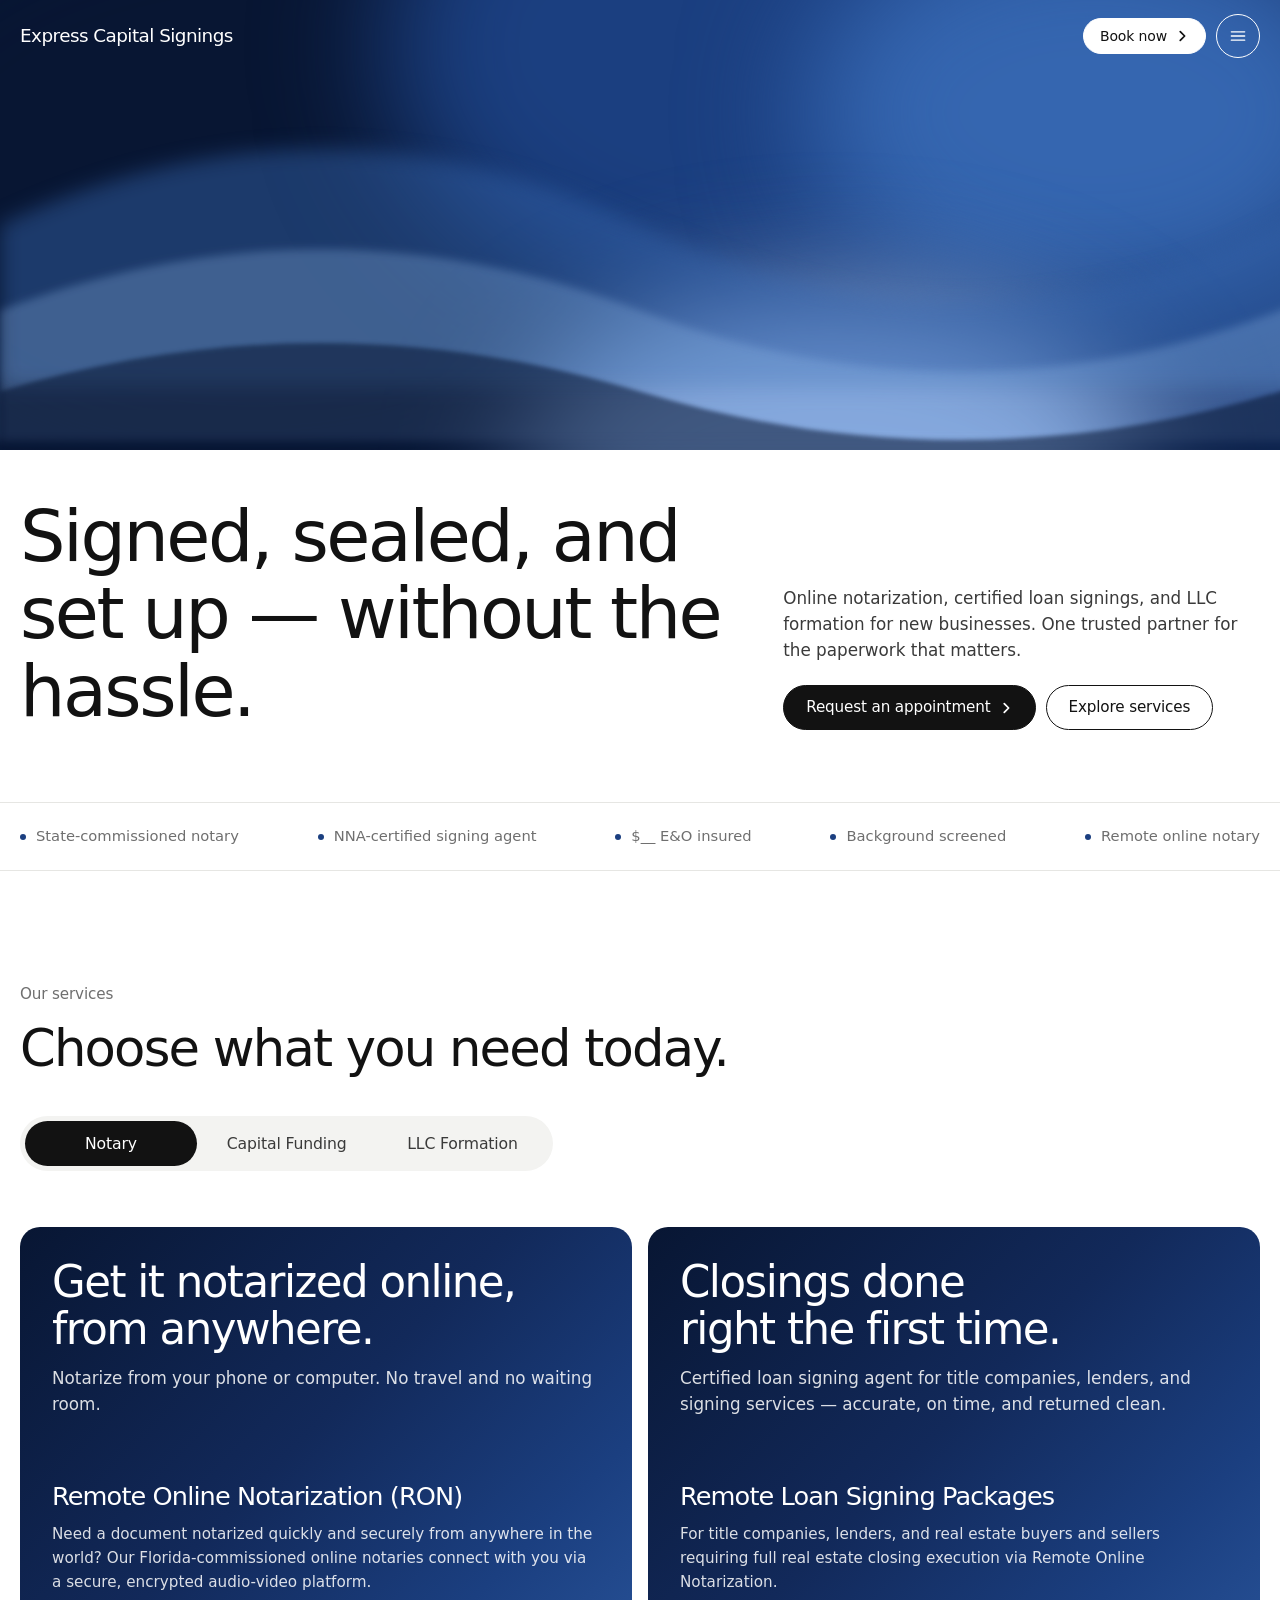
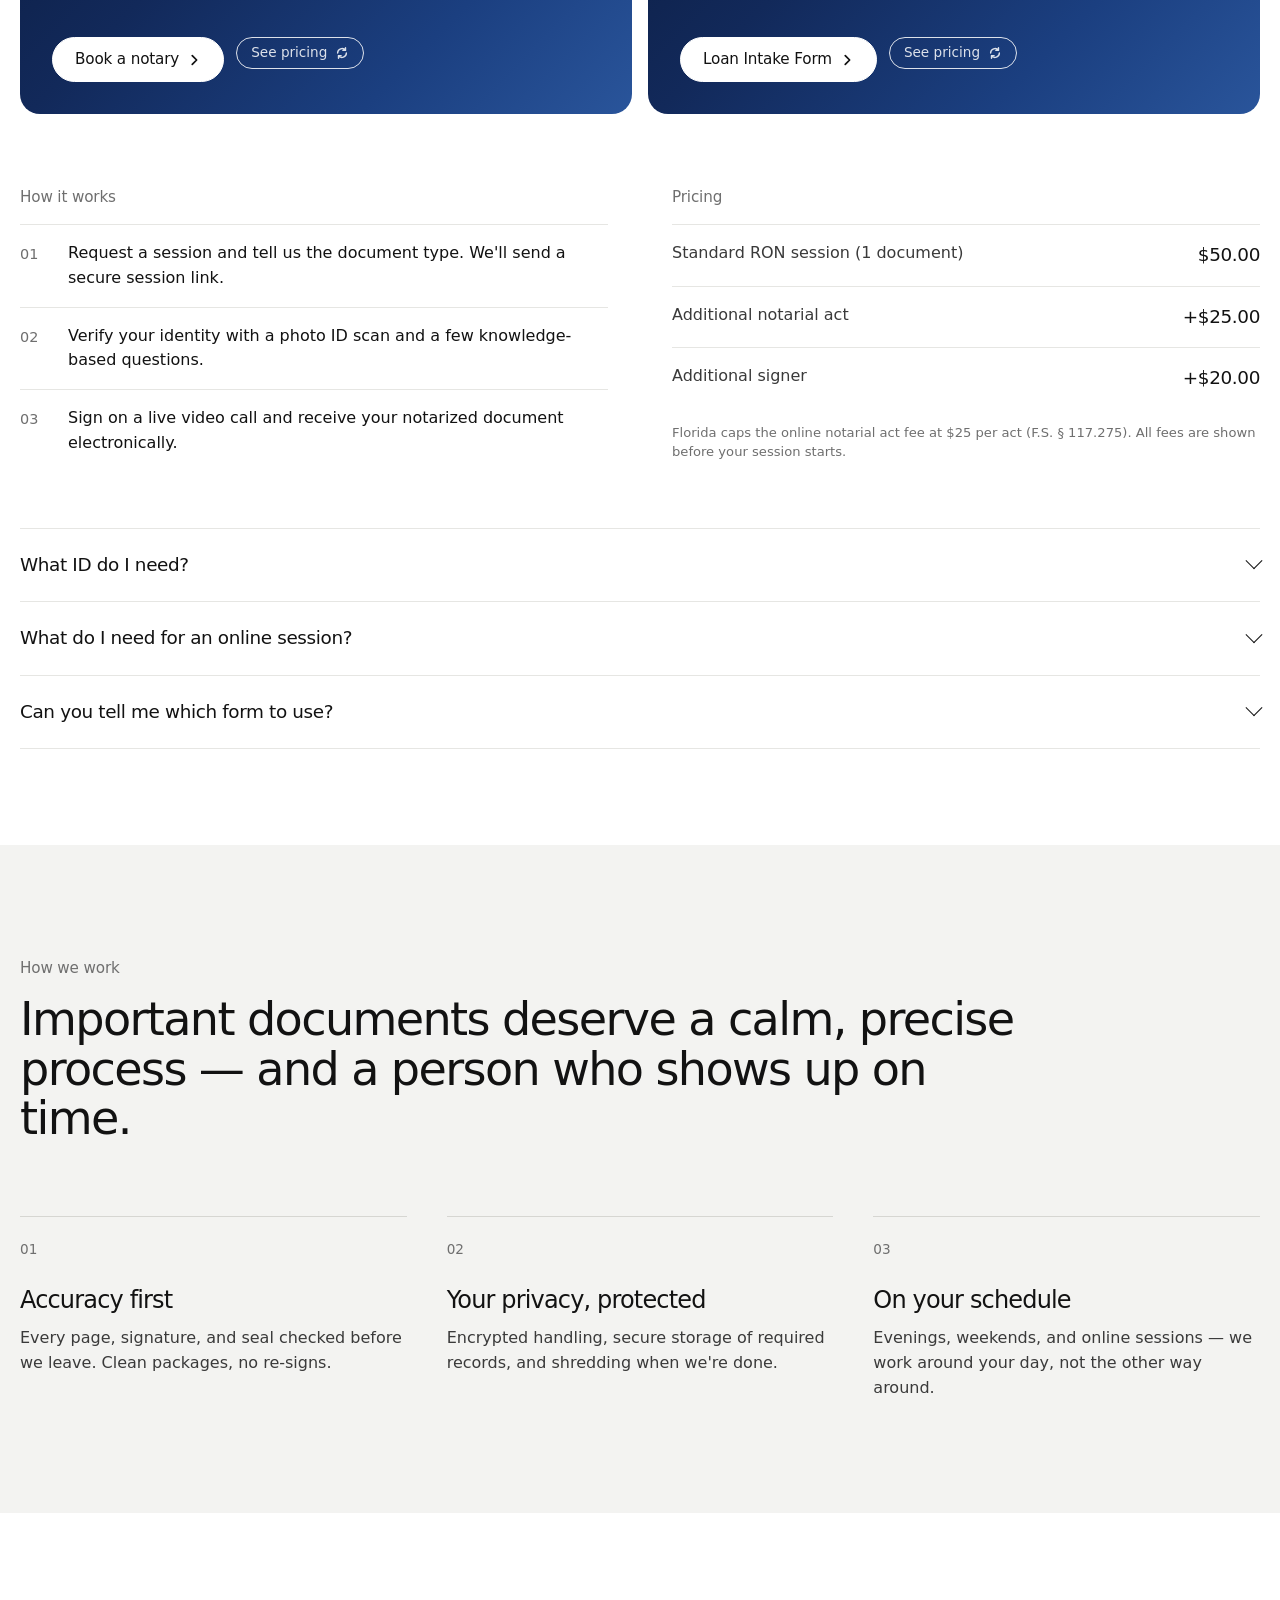
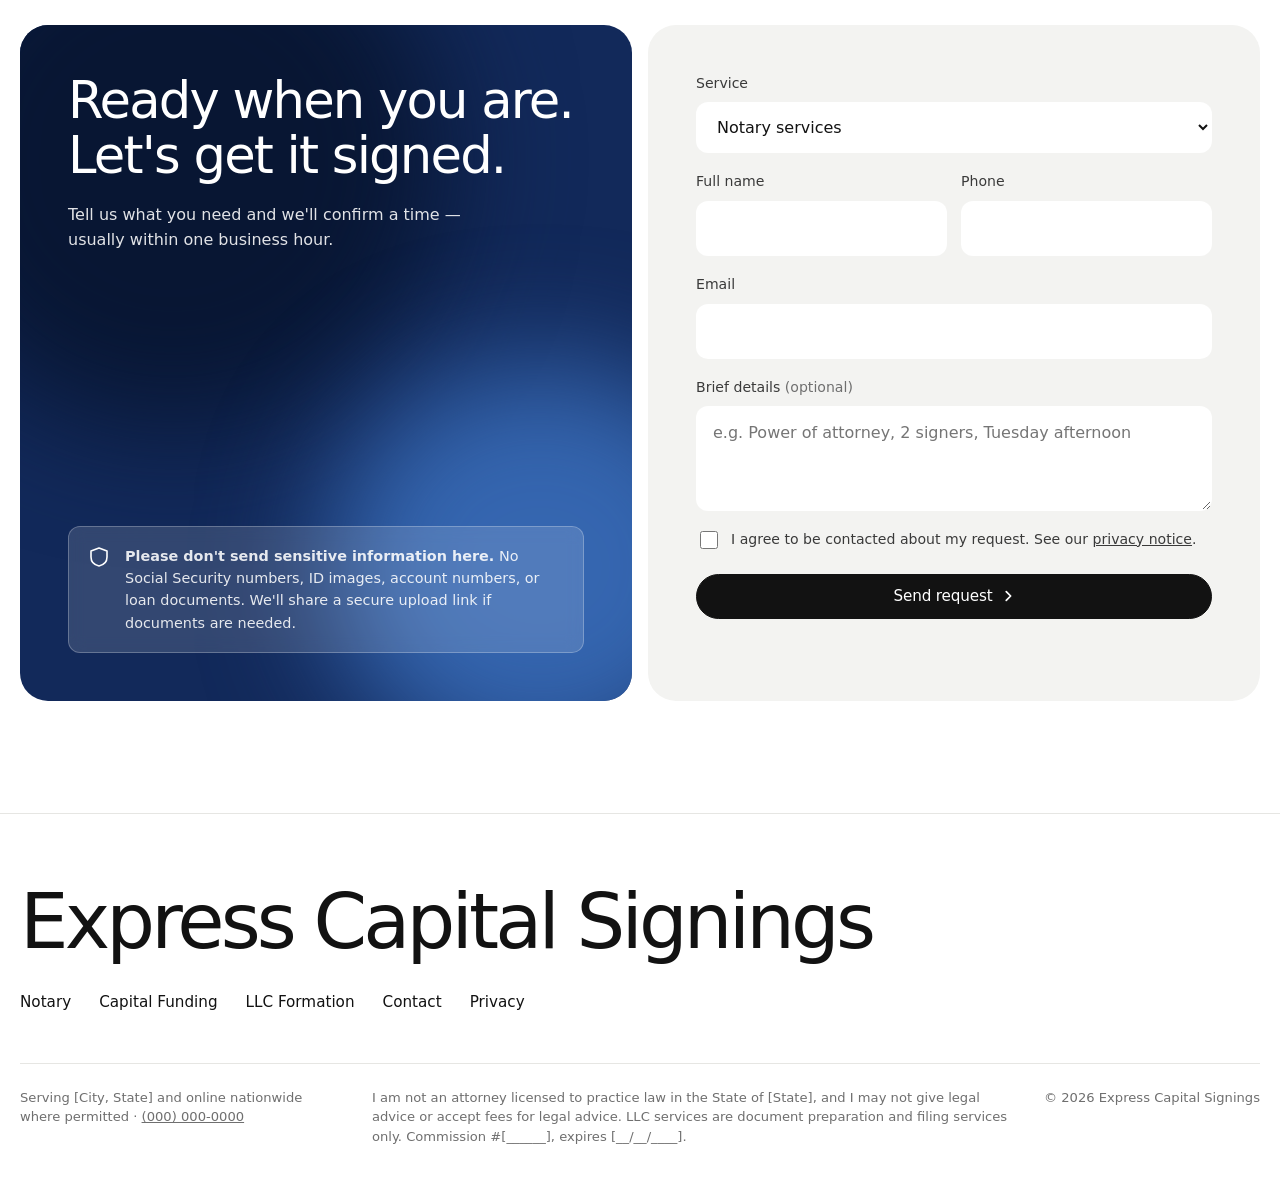
<file: index.html>
<!doctype html>
<html lang="en">
<head>
  <meta charset="utf-8">
  <meta name="viewport" content="width=device-width, initial-scale=1">
  <!-- Security: GitHub Pages cannot set response headers, so the policy is delivered by meta tag.
       Keep all scripts/styles in external files so no 'unsafe-inline' is ever needed. -->
  <meta http-equiv="Content-Security-Policy"
        content="default-src 'self'; script-src 'self'; style-src 'self' https://fonts.googleapis.com; font-src https://fonts.gstatic.com; img-src 'self' data:; connect-src 'self'; form-action 'self'; base-uri 'self'; object-src 'none'; upgrade-insecure-requests">
  <meta name="referrer" content="strict-origin-when-cross-origin">
  <meta name="format-detection" content="telephone=no">

  <title>Express Capital Signings | Notary, Loan Signing &amp; LLC Formation</title>
  <meta name="description" content="Remote online notarization (RON), certified loan signing agent services, and LLC formation support for new businesses.">
  <meta name="theme-color" content="#ffffff">
  <link rel="icon" href="assets/logo-mark.svg" type="image/svg+xml">

  <link rel="preconnect" href="https://fonts.googleapis.com">
  <link rel="preconnect" href="https://fonts.gstatic.com" crossorigin>
  <link rel="stylesheet" href="https://fonts.googleapis.com/css2?family=Manrope:wght@300;400;500;600;700&display=swap">
  <link rel="stylesheet" href="css/styles.css">
  <script src="js/main.js" defer></script>
</head>
<body>
  <a class="skip-link" href="#main">Skip to content</a>

  <header class="site-header">
    <div class="container header-inner">
      <a class="brand" href="./" aria-label="Express Capital Signings home">
        <span class="brand-name">Express Capital Signings</span>
      </a>
      <div class="header-actions">
        <a class="btn btn-small header-book" href="#request">Book now
          <svg class="chev" aria-hidden="true" viewBox="0 0 16 16"><path d="M6 3l5 5-5 5"/></svg>
        </a>
        <button class="menu-toggle" type="button" aria-expanded="false" aria-controls="site-menu" aria-label="Open menu">
          <svg aria-hidden="true" viewBox="0 0 24 24"><path class="bar1" d="M4 7h16"/><path class="bar2" d="M4 12h16"/><path class="bar3" d="M4 17h16"/></svg>
        </button>
        <nav class="site-menu" id="site-menu" aria-label="Primary" hidden>
          <a href="#notary">Notary</a>
          <a href="#capital-funding">Capital Funding</a>
          <a href="#llc-formation">LLC Formation</a>
          <a href="#how-we-work">How we work</a>
          <a href="#request">Book now</a>
        </nav>
      </div>
    </div>
  </header>

  <main id="main">
    <!-- ============ HERO ============ -->
    <section class="hero" aria-labelledby="hero-title">
      <div class="container">
        <div class="hero-visual hero-bleed" aria-hidden="true">
          <span class="blob b1"></span><span class="blob b2"></span><span class="blob b3"></span><span class="blob b4"></span>
          <div class="waves">
            <svg class="wave w1" viewBox="0 0 2880 320" preserveAspectRatio="none"><path d="M0 160 C240 60 480 60 720 160 S1200 260 1440 160 S1920 60 2160 160 S2640 260 2880 160 L2880 320 L0 320 Z"/></svg>
            <svg class="wave w2" viewBox="0 0 2880 320" preserveAspectRatio="none"><path d="M0 160 C240 60 480 60 720 160 S1200 260 1440 160 S1920 60 2160 160 S2640 260 2880 160 L2880 320 L0 320 Z"/></svg>
            <svg class="wave w3" viewBox="0 0 2880 320" preserveAspectRatio="none"><path d="M0 160 C240 60 480 60 720 160 S1200 260 1440 160 S1920 60 2160 160 S2640 260 2880 160 L2880 320 L0 320 Z"/></svg>
          </div>
        </div>
        <div class="hero-copy">
          <h1 id="hero-title">Signed, sealed, and set up — without the hassle.</h1>
          <div class="hero-side">
            <p>Online notarization, certified loan signings, and LLC formation for new businesses. One trusted partner for the paperwork that matters.</p>
            <div class="hero-actions">
              <a class="btn btn-dark" href="#request">Request an appointment
                <svg class="chev" aria-hidden="true" viewBox="0 0 16 16"><path d="M6 3l5 5-5 5"/></svg>
              </a>
              <a class="btn btn-outline" href="#services">Explore services</a>
            </div>
          </div>
        </div>
      </div>
    </section>

    <!-- ============ TRUST STRIP ============ -->
    <section class="trust" aria-label="Credentials">
      <div class="container">
        <ul class="trust-list">
          <li>State-commissioned notary</li>
          <li>NNA-certified signing agent</li>
          <li>$__ E&amp;O insured</li>
          <li>Background screened</li>
          <li>Remote online notary</li>
        </ul>
      </div>
    </section>

    <!-- ============ SERVICES ============ -->
    <section id="services" class="services" aria-labelledby="services-title">
      <div class="container">
        <div class="section-head">
          <p class="label">Our services</p>
          <h2 id="services-title">Choose what you need today.</h2>
        </div>

        <div class="tabs" role="tablist" aria-label="Our services">
          <button class="tab" role="tab" id="tab-notary" aria-controls="panel-notary" aria-selected="true" data-slug="notary">Notary</button>
          <button class="tab" role="tab" id="tab-loan" aria-controls="panel-loan" aria-selected="false" tabindex="-1" data-slug="capital-funding" data-service="loan-signing">Capital Funding</button>
          <button class="tab" role="tab" id="tab-llc" aria-controls="panel-llc" aria-selected="false" tabindex="-1" data-slug="llc-formation">LLC Formation</button>
        </div>

        <!-- ============ NOTARY ============ -->
        <div class="panel" role="tabpanel" id="panel-notary" aria-labelledby="tab-notary" tabindex="0">
          <!-- Flip cards: front = service, back = pricing. Toggled by js/main.js -->
          <div class="cards cards-2">
            <article class="flip" aria-label="Remote Online Notarization">
              <div class="flip-inner">
                <div class="card card-grad face front">
                  <h3 class="card-head">Get it notarized online, from anywhere.</h3>
                  <p class="card-intro">Notarize from your phone or computer. No travel and no waiting room.</p>
                  <h4>Remote Online Notarization (RON)</h4>
                  <p>Need a document notarized quickly and securely from anywhere in the world? Our Florida-commissioned online notaries connect with you via a secure, encrypted audio-video platform.</p>
                  <div class="card-actions">
                    <a class="btn btn-light" href="#request" data-service="notary">Book a notary <svg class="chev" aria-hidden="true" viewBox="0 0 16 16"><path d="M6 3l5 5-5 5"/></svg></a>
                    <button class="flip-btn" type="button">See pricing <svg aria-hidden="true" viewBox="0 0 16 16"><path d="M3 8a5 5 0 0 1 9-3M13 8a5 5 0 0 1-9 3M12 2v3H9M4 14v-3h3"/></svg></button>
                  </div>
                </div>
                <div class="card card-grad face back">
                  <span class="card-num">Single document / standard RON session</span>
                  <p class="price">$50.00<span>total</span></p>
                  <dl class="fees">
                    <div><dt>Online notarial act <small>Statutory max per F.S. § 117.275</small></dt><dd>$25.00</dd></div>
                    <div><dt>Non-notarial technology, credential analysis &amp; ID verification fee</dt><dd>$25.00</dd></div>
                    <div><dt>Additional notarial acts in same session</dt><dd>+$25.00 per act</dd></div>
                    <div><dt>Additional signers <small>Includes KBA &amp; ID verification</small></dt><dd>+$20.00 per person</dd></div>
                  </dl>
                  <button class="flip-btn" type="button">Back to details <svg aria-hidden="true" viewBox="0 0 16 16"><path d="M3 8a5 5 0 0 1 9-3M13 8a5 5 0 0 1-9 3M12 2v3H9M4 14v-3h3"/></svg></button>
                </div>
              </div>
            </article>

            <article class="flip" aria-label="Remote Loan Signing Packages">
              <div class="flip-inner">
                <div class="card card-grad face front">
                  <h3 class="card-head">Closings done right the first time.</h3>
                  <p class="card-intro">Certified loan signing agent for title companies, lenders, and signing services — accurate, on time, and returned clean.</p>
                  <h4>Remote Loan Signing Packages</h4>
                  <p>For title companies, lenders, and real estate buyers and sellers requiring full real estate closing execution via Remote Online Notarization.</p>
                  <div class="card-actions">
                    <a class="btn btn-light" href="https://form.jotform.com/263188636983070" target="_blank" rel="noopener noreferrer">Loan Intake Form <svg class="chev" aria-hidden="true" viewBox="0 0 16 16"><path d="M6 3l5 5-5 5"/></svg></a>
                    <button class="flip-btn" type="button">See pricing <svg aria-hidden="true" viewBox="0 0 16 16"><path d="M3 8a5 5 0 0 1 9-3M13 8a5 5 0 0 1-9 3M12 2v3H9M4 14v-3h3"/></svg></button>
                  </div>
                </div>
                <div class="card card-grad face back">
                  <span class="card-num">Standard remote loan signing package</span>
                  <p class="price"><span class="price-pre">Starting at</span>$250.00</p>
                  <ul>
                    <li>Document review &amp; pre-tagging</li>
                    <li>Multi-party session coordination</li>
                    <li>Signer credential analysis &amp; KBA identity verification</li>
                    <li>Live video signing guidance</li>
                    <li>Notarial acts (up to statutory limits)</li>
                    <li>Secure digital package return / scan-backs to title</li>
                  </ul>
                  <button class="flip-btn" type="button">Back to details <svg aria-hidden="true" viewBox="0 0 16 16"><path d="M3 8a5 5 0 0 1 9-3M13 8a5 5 0 0 1-9 3M12 2v3H9M4 14v-3h3"/></svg></button>
                </div>
              </div>
            </article>
          </div>

          <div class="split">
            <div>
              <p class="label">How it works</p>
              <ol class="steps">
                <li><strong>Request</strong> a session and tell us the document type. We'll send a secure session link.</li>
                <li><strong>Verify</strong> your identity with a photo ID scan and a few knowledge-based questions.</li>
                <li><strong>Sign</strong> on a live video call and receive your notarized document electronically.</li>
              </ol>
            </div>
            <div>
              <p class="label">Pricing</p>
              <dl class="price-list">
                <div><dt>Standard RON session (1 document)</dt><dd>$50.00</dd></div>
                <div><dt>Additional notarial act</dt><dd>+$25.00</dd></div>
                <div><dt>Additional signer</dt><dd>+$20.00</dd></div>
              </dl>
              <p class="fine">Florida caps the online notarial act fee at $25 per act (F.S. § 117.275). All fees are shown before your session starts.</p>
            </div>
          </div>

          <div class="faqs">
            <details class="faq"><summary>What ID do I need?</summary><p>A current, government-issued photo ID such as a driver's license, state ID, or passport. The name must match the document.</p></details>
            <details class="faq"><summary>What do I need for an online session?</summary><p>A phone, tablet, or computer with a camera, microphone, and a stable internet connection, plus your ID and your unsigned document.</p></details>
            <details class="faq"><summary>Can you tell me which form to use?</summary><p>No. Notaries who are not attorneys cannot give legal advice or choose documents for you. Please contact the receiving agency or an attorney.</p></details>
          </div>
        </div>

        <!-- ============ LOAN SIGNING ============ -->
        <div class="panel" role="tabpanel" id="panel-loan" aria-labelledby="tab-loan" tabindex="0" hidden>
          <div class="cards cards-1">
            <article class="flip" aria-label="Remote Loan Signing Packages">
              <div class="flip-inner">
                <div class="card card-grad face front">
                  <h3 class="card-head">Closings done right the first time.</h3>
                  <p class="card-intro">Certified loan signing agent for title companies, lenders, and signing services — accurate, on time, and returned clean.</p>
                  <h4>Remote Loan Signing Packages</h4>
                  <p>For title companies, lenders, and real estate buyers and sellers requiring full real estate closing execution via Remote Online Notarization.</p>
                  <div class="card-actions">
                    <a class="btn btn-light" href="#request" data-service="loan-signing">Schedule a signing <svg class="chev" aria-hidden="true" viewBox="0 0 16 16"><path d="M6 3l5 5-5 5"/></svg></a>
                    <button class="flip-btn" type="button">See pricing <svg aria-hidden="true" viewBox="0 0 16 16"><path d="M3 8a5 5 0 0 1 9-3M13 8a5 5 0 0 1-9 3M12 2v3H9M4 14v-3h3"/></svg></button>
                  </div>
                </div>
                <div class="card card-grad face back">
                  <span class="card-num">Standard remote loan signing package</span>
                  <p class="price"><span class="price-pre">Starting at</span>$250.00</p>
                  <ul>
                    <li>Document review &amp; pre-tagging</li>
                    <li>Multi-party session coordination</li>
                    <li>Signer credential analysis &amp; KBA identity verification</li>
                    <li>Live video signing guidance</li>
                    <li>Notarial acts (up to statutory limits)</li>
                    <li>Secure digital package return / scan-backs to title</li>
                  </ul>
                  <button class="flip-btn" type="button">Back to details <svg aria-hidden="true" viewBox="0 0 16 16"><path d="M3 8a5 5 0 0 1 9-3M13 8a5 5 0 0 1-9 3M12 2v3H9M4 14v-3h3"/></svg></button>
                </div>
              </div>
            </article>
          </div>

          <div class="split">
            <div>
              <p class="label">For title &amp; escrow partners</p>
              <ul class="checks">
                <li>NNA certified &amp; background screened</li>
                <li>$__ E&amp;O insurance policy</li>
                <li>Encrypted document handling; secure shredding after scan-back</li>
                <li>W-9 and certificates available on request</li>
              </ul>
            </div>
            <div>
              <p class="label">Pricing</p>
              <dl class="price-list">
                <div><dt>Standard remote loan signing package</dt><dd>From $250.00</dd></div>
              </dl>
              <p class="fine">Volume pricing available for title and escrow partners.</p>
            </div>
          </div>

          <div class="faqs">
            <details class="faq"><summary>Can you explain my loan terms?</summary><p>Signing agents present documents and make sure they are signed and notarized correctly. Questions about rates, terms, or fees go to your lender or closing attorney — we will help you reach them during the appointment.</p></details>
          </div>
        </div>

        <!-- ============ LLC ============ -->
        <div class="panel" role="tabpanel" id="panel-llc" aria-labelledby="tab-llc" tabindex="0" hidden>
          <div class="cards cards-1">
            <article class="card card-grad">
              <h3 class="card-head">Your business, officially open.</h3>
              <p class="card-intro">We prepare and file the paperwork to register your limited liability company with the state — so you can focus on opening day.</p>
              <p class="tier">Business Ready</p>
              <p class="price">$__<span>+ state fee</span></p>
              <ul><li>Name availability check</li><li>Articles of Organization filed</li><li>Registered agent guidance</li><li>EIN application with the IRS</li><li>Operating agreement template</li><li>Notarization included</li></ul>
              <div class="card-actions"><a class="btn btn-light" href="#request" data-service="llc-formation">Start my LLC <svg class="chev" aria-hidden="true" viewBox="0 0 16 16"><path d="M6 3l5 5-5 5"/></svg></a></div>
            </article>
          </div>

          <div class="split">
            <div>
              <p class="label">How it works</p>
              <ol class="steps">
                <li><strong>Tell us</strong> your business name, members, and state.</li>
                <li><strong>We prepare</strong> and file your formation documents.</li>
                <li><strong>You receive</strong> your approved filing and a next-step checklist.</li>
              </ol>
            </div>
            <div class="note">
              <p class="label">Please note</p>
              <p>We are a document preparation and filing service, not a law firm, and we do not provide legal or tax advice. For advice on business structure or taxes, consult a licensed attorney or CPA.</p>
            </div>
          </div>
        </div>
      </div>
    </section>

    <!-- ============ PRINCIPLES ============ -->
    <section id="how-we-work" class="principles" aria-labelledby="principles-title">
      <div class="container">
        <p class="label">How we work</p>
        <h2 id="principles-title" class="statement">Important documents deserve a calm, precise process — and a person who shows up on time.</h2>
        <div class="principle-grid">
          <div><span class="p-num">01</span><h3>Accuracy first</h3><p>Every page, signature, and seal checked before we leave. Clean packages, no re-signs.</p></div>
          <div><span class="p-num">02</span><h3>Your privacy, protected</h3><p>Encrypted handling, secure storage of required records, and shredding when we're done.</p></div>
          <div><span class="p-num">03</span><h3>On your schedule</h3><p>Evenings, weekends, and online sessions — we work around your day, not the other way around.</p></div>
        </div>
      </div>
    </section>

    <!-- ============ REQUEST ============ -->
    <section id="request" class="request" aria-labelledby="request-title">
      <div class="container request-inner">
        <div class="request-card">
          <span class="blob b1" aria-hidden="true"></span><span class="blob b3" aria-hidden="true"></span>
          <div class="request-card-body">
            <h2 id="request-title">Ready when you are.<br>Let's get it signed.</h2>
            <p>Tell us what you need and we'll confirm a time — usually within one business hour.</p>
            <div class="security-note">
              <svg aria-hidden="true" viewBox="0 0 24 24"><path d="M12 3l8 3v6c0 5-3.5 8-8 9-4.5-1-8-4-8-9V6l8-3z"/></svg>
              <p><strong>Please don't send sensitive information here.</strong> No Social Security numbers, ID images, account numbers, or loan documents. We'll share a secure upload link if documents are needed.</p>
            </div>
          </div>
        </div>

        <form class="form" id="request-form" novalidate>
          <div class="field">
            <label for="f-service">Service</label>
            <select id="f-service" name="service" required>
              <option value="notary">Notary services</option>
              <option value="loan-signing">Loan signing</option>
              <option value="llc-formation">LLC formation</option>
            </select>
          </div>
          <div class="field-row">
            <div class="field">
              <label for="f-name">Full name</label>
              <input id="f-name" name="name" type="text" autocomplete="name" maxlength="100" required>
            </div>
            <div class="field">
              <label for="f-phone">Phone</label>
              <input id="f-phone" name="phone" type="tel" autocomplete="tel" maxlength="20" required>
            </div>
          </div>
          <div class="field">
            <label for="f-email">Email</label>
            <input id="f-email" name="email" type="email" autocomplete="email" maxlength="254" required>
          </div>
          <div class="field">
            <label for="f-details">Brief details <span class="optional">(optional)</span></label>
            <textarea id="f-details" name="details" rows="3" maxlength="500" placeholder="e.g. Power of attorney, 2 signers, Tuesday afternoon"></textarea>
          </div>
          <!-- Honeypot: hidden from people, catches basic bots -->
          <div class="hp" aria-hidden="true">
            <label for="f-website">Website</label>
            <input id="f-website" name="website" type="text" tabindex="-1" autocomplete="off">
          </div>
          <label class="consent">
            <input type="checkbox" name="consent" required>
            <span>I agree to be contacted about my request. See our <a href="privacy.html">privacy notice</a>.</span>
          </label>
          <button class="btn btn-dark btn-block" type="submit">Send request
            <svg class="chev" aria-hidden="true" viewBox="0 0 16 16"><path d="M6 3l5 5-5 5"/></svg>
          </button>
          <p class="form-status" role="status" aria-live="polite"></p>
        </form>
      </div>
    </section>
  </main>

  <footer class="site-footer">
    <div class="container">
      <div class="footer-top">
        <p class="footer-mark">Express Capital Signings</p>
        <nav class="footer-nav" aria-label="Footer">
          <a href="#notary">Notary</a>
          <a href="#capital-funding">Capital Funding</a>
          <a href="#llc-formation">LLC Formation</a>
          <a href="#request">Contact</a>
          <a href="privacy.html">Privacy</a>
        </nav>
      </div>
      <div class="footer-bottom">
        <p class="fine">Serving [City, State] and online nationwide where permitted · <a href="tel:+10000000000">(000) 000-0000</a></p>
        <p class="fine">
          I am not an attorney licensed to practice law in the State of [State], and I may not give legal advice or accept fees for legal advice.
          LLC services are document preparation and filing services only. Commission #[______], expires [__/__/____].
        </p>
        <p class="fine">© <span id="year">2026</span> Express Capital Signings</p>
      </div>
    </div>
  </footer>
</body>
</html>
</file>
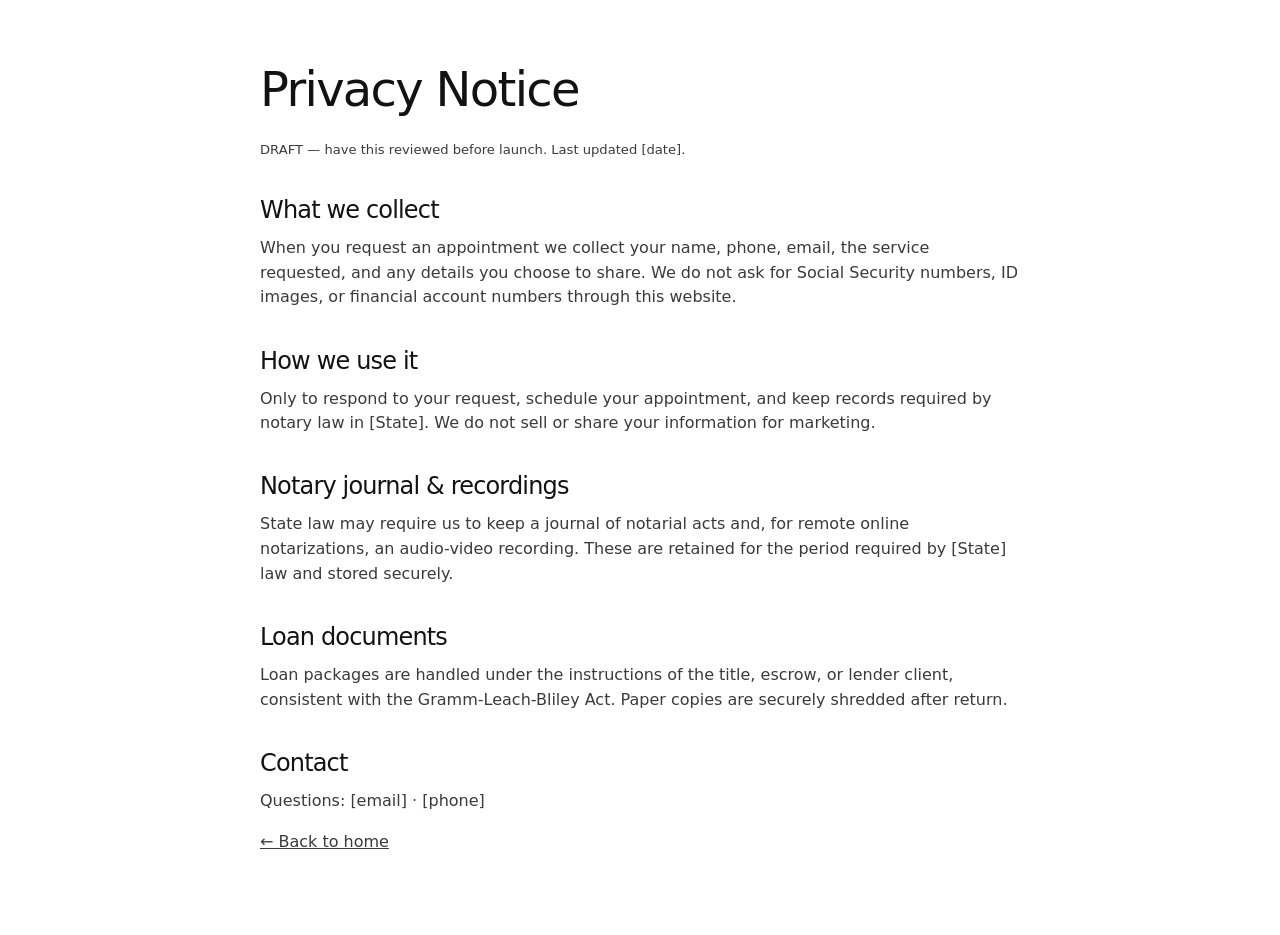
<file: privacy.html>
<!doctype html>
<html lang="en">
<head>
  <meta charset="utf-8">
  <meta name="viewport" content="width=device-width, initial-scale=1">
  <meta http-equiv="Content-Security-Policy" content="default-src 'self'; script-src 'self'; style-src 'self' https://fonts.googleapis.com; font-src https://fonts.gstatic.com; img-src 'self' data:; base-uri 'self'; object-src 'none'; upgrade-insecure-requests">
  <meta name="referrer" content="strict-origin-when-cross-origin">
  <title>Privacy Notice | Express Capital Signings</title>
  <link rel="icon" href="assets/logo-mark.svg" type="image/svg+xml">
  <link rel="stylesheet" href="https://fonts.googleapis.com/css2?family=Manrope:wght@300;400;500;600;700&display=swap">
  <link rel="stylesheet" href="css/styles.css">
</head>
<body>
  <header class="site-header">
    <div class="container header-inner">
      <a class="brand" href="./"><span class="brand-name">Express Capital Signings</span></a>
    </div>
  </header>
  <main class="container page">
    <h1>Privacy Notice</h1>
    <p class="fine">DRAFT — have this reviewed before launch. Last updated [date].</p>
    <h2>What we collect</h2>
    <p>When you request an appointment we collect your name, phone, email, the service requested, and any details you choose to share. We do not ask for Social Security numbers, ID images, or financial account numbers through this website.</p>
    <h2>How we use it</h2>
    <p>Only to respond to your request, schedule your appointment, and keep records required by notary law in [State]. We do not sell or share your information for marketing.</p>
    <h2>Notary journal &amp; recordings</h2>
    <p>State law may require us to keep a journal of notarial acts and, for remote online notarizations, an audio-video recording. These are retained for the period required by [State] law and stored securely.</p>
    <h2>Loan documents</h2>
    <p>Loan packages are handled under the instructions of the title, escrow, or lender client, consistent with the Gramm-Leach-Bliley Act. Paper copies are securely shredded after return.</p>
    <h2>Contact</h2>
    <p>Questions: [email] · [phone]</p>
    <p><a href="./">← Back to home</a></p>
  </main>
</body>
</html>
</file>
<file: css/styles.css>
/* ==========================================================
   Design tokens — update when the final logo/brand colors arrive.
   Direction: white canvas, near-black type, one soft gradient as the
   only color moment (deep navy → navy → royal → soft blue).
   ========================================================== */
:root {
  --ink: #121212;
  --ink-2: #3a3a3a;
  --muted: #6f6f6f;
  --line: #e6e6e3;
  --bg: #ffffff;
  --surface: #f3f3f1;
  --surface-2: #ebebe8;

  --g1: #081633;   /* deep navy */
  --g2: #1b3f80;   /* navy */
  --g3: #3566b0;   /* royal blue */
  --g4: #86a9de;   /* soft blue */
  --accent: #14306b;

  --r-sm: 12px;
  --r: 20px;
  --r-lg: 28px;
  --font: "Manrope", system-ui, -apple-system, "Segoe UI", sans-serif;
}

*, *::before, *::after { box-sizing: border-box; }
html { scroll-behavior: smooth; -webkit-text-size-adjust: 100%; }
@media (prefers-reduced-motion: reduce) { html { scroll-behavior: auto; } *, *::before, *::after { transition: none !important; animation: none !important; } }

body {
  margin: 0;
  font-family: var(--font);
  font-size: 1rem;
  line-height: 1.55;
  color: var(--ink);
  background: var(--bg);
  font-feature-settings: "tnum" 1;
  -webkit-font-smoothing: antialiased;
}
h1, h2, h3, h4 { font-weight: 400; line-height: 1.08; margin: 0 0 .5em; letter-spacing: -0.035em; }
p { margin: 0 0 1em; }
a { color: inherit; }
img, svg { display: block; }

.container { width: min(1240px, 100% - 40px); margin-inline: auto; }
.visually-hidden { position: absolute !important; width: 1px; height: 1px; overflow: hidden; clip: rect(0 0 0 0); white-space: nowrap; }
.skip-link { position: absolute; left: 16px; top: -48px; background: var(--ink); color: #fff; padding: 8px 14px; border-radius: 999px; z-index: 100; }
.skip-link:focus { top: 12px; }
:focus-visible { outline: 2px solid var(--ink); outline-offset: 3px; }

.label { font-size: .95rem; color: var(--muted); margin-bottom: 14px; letter-spacing: -0.01em; }
.fine { font-size: .82rem; color: var(--muted); margin: 0; line-height: 1.5; }

/* ---------- Buttons ---------- */
.btn {
  display: inline-flex; align-items: center; justify-content: center; gap: 8px;
  padding: 14px 22px; border-radius: 999px; border: 1px solid var(--ink);
  font: 500 .95rem/1 var(--font); letter-spacing: -0.01em;
  text-decoration: none; cursor: pointer; white-space: nowrap;
  transition: background .2s, color .2s, gap .2s;
}
.btn-dark { background: var(--ink); color: #fff; }
.btn-dark:hover { background: #2a2a2a; gap: 12px; }
.btn-outline { background: transparent; color: var(--ink); }
.btn-outline:hover { background: var(--ink); color: #fff; }
.btn-small { padding: 10px 16px; font-size: .875rem; }
.btn-block { width: 100%; }
.chev { width: 14px; height: 14px; fill: none; stroke: currentColor; stroke-width: 2; stroke-linecap: round; stroke-linejoin: round; }

/* ---------- Header ---------- */
/* Header floats over the hero gradient (white text), then turns solid once you scroll past it */
html { scroll-padding-top: 80px; }
.site-header { position: fixed; top: 0; left: 0; right: 0; z-index: 50; color: #fff; transition: background .25s, color .25s, box-shadow .25s; }
.site-header.is-scrolled { background: rgba(255,255,255,.92); backdrop-filter: saturate(1.4) blur(12px); -webkit-backdrop-filter: saturate(1.4) blur(12px); color: var(--ink); box-shadow: 0 1px 0 var(--line, rgba(0,0,0,.08)); }
.site-header :focus-visible { outline-color: currentColor; }
.header-inner { display: flex; align-items: center; justify-content: space-between; height: 72px; gap: 16px; }
.brand { display: flex; align-items: center; gap: 10px; text-decoration: none; min-width: 0; color: inherit; }
.brand-name { font-weight: 500; font-size: 1.15rem; letter-spacing: -0.03em; white-space: nowrap; overflow: hidden; text-overflow: ellipsis; }
.header-actions { position: relative; display: flex; align-items: center; gap: 10px; flex-shrink: 0; }
.header-book { background: #fff; color: var(--ink); border-color: #fff; }
.header-book:hover { gap: 12px; }
.is-scrolled .header-book { background: var(--ink); color: #fff; border-color: var(--ink); }
.menu-toggle {
  width: 44px; height: 44px; display: grid; place-items: center; padding: 0; cursor: pointer;
  border-radius: 999px; border: 1px solid currentColor; background: transparent; color: inherit;
}
.menu-toggle svg { width: 20px; height: 20px; fill: none; stroke: currentColor; stroke-width: 1.6; stroke-linecap: round; }
.menu-toggle path { transition: transform .2s ease, opacity .2s ease; transform-origin: 12px 12px; }
.menu-toggle[aria-expanded="true"] .bar1 { transform: translateY(5px) rotate(45deg); }
.menu-toggle[aria-expanded="true"] .bar2 { opacity: 0; }
.menu-toggle[aria-expanded="true"] .bar3 { transform: translateY(-5px) rotate(-45deg); }
.site-menu {
  position: absolute; top: calc(100% + 12px); right: 0; min-width: 240px;
  display: flex; flex-direction: column; padding: 8px;
  background: #fff; color: var(--ink); border-radius: 16px; box-shadow: 0 18px 50px rgba(8,22,51,.22);
}
.site-menu[hidden] { display: none; }
.site-menu a { padding: 12px 14px; border-radius: 10px; text-decoration: none; font-weight: 500; }
.site-menu a:hover, .site-menu a:focus-visible { background: rgba(18,41,90,.07); outline: none; }

/* ---------- Gradient blobs (shared by hero + CTA card) ---------- */
.hero-visual, .request-card { position: relative; overflow: hidden; isolation: isolate; }
.blob { position: absolute; border-radius: 50%; filter: blur(60px); z-index: -1; }
.b1 { width: 70%; height: 140%; left: -15%; top: -30%; background: var(--g1); }
.b2 { width: 55%; height: 120%; left: 30%; top: -50%; background: var(--g2); }
.b3 { width: 45%; height: 90%; right: -8%; top: -20%; background: var(--g3); }
.b4 { width: 50%; height: 80%; right: 10%; bottom: -45%; background: var(--g4); }
@keyframes drift { 50% { transform: translate(4%, 6%) scale(1.06); } }
.hero-visual .blob { animation: drift 16s ease-in-out infinite; }
.hero-visual .b2 { animation-duration: 20s; animation-direction: reverse; }
.hero-visual .b3 { animation-duration: 18s; }

/* ---------- Hero ---------- */
.hero { padding: 0 0 72px; overflow-x: clip; }
/* Full-bleed: the hero band breaks out of the container to span the viewport */
.hero-bleed { width: 100vw; margin-inline: calc(50% - 50vw); }
.hero-visual {
  height: calc(clamp(260px, 42vh, 440px) + 72px); border-radius: 0;
  background: linear-gradient(115deg, var(--g1) 0%, #12295a 25%, var(--g2) 45%, var(--g3) 60%, var(--g2) 78%, var(--g1) 100%);
  background-size: 300% 100%; animation: gradient-pan 22s ease-in-out infinite alternate;
}
@keyframes gradient-pan { from { background-position: 0% 50%; } to { background-position: 100% 50%; } }
/* Flowing wave layers: each SVG holds two wave periods and slides left by half its width, so it loops seamlessly */
.waves { position: absolute; inset: 0; z-index: -1; overflow: hidden; pointer-events: none; }
.wave { position: absolute; left: 0; width: 200%; animation: wave-x 26s linear infinite, wave-y 9s ease-in-out infinite alternate; }
.wave path { fill: currentColor; }
.w1 { bottom: 14%; height: 72%; color: rgba(53,102,176,.45); filter: blur(10px); mix-blend-mode: screen; }
.w2 { bottom: 2%; height: 58%; color: rgba(134,169,222,.30); filter: blur(4px); mix-blend-mode: screen; animation-duration: 18s, 7s; animation-direction: reverse, alternate; }
.w3 { bottom: -10%; height: 46%; color: rgba(8,22,51,.55); filter: blur(2px); animation-duration: 34s, 11s; }
@keyframes wave-x { from { transform: translateX(0); } to { transform: translateX(-50%); } }
@keyframes wave-y { from { translate: 0 0; } to { translate: 0 8%; } }
.hero-copy { display: grid; grid-template-columns: 1.5fr 1fr; gap: 48px; align-items: end; margin-top: 48px; }
.hero h1 { font-size: clamp(2.4rem, 5.6vw, 4.6rem); margin: 0; }
.hero-side p { color: var(--ink-2); font-size: 1.05rem; }
.hero-actions { display: flex; flex-wrap: wrap; gap: 10px; margin-top: 22px; }

/* ---------- Trust strip ---------- */
.trust { border-block: 1px solid var(--line); }
.trust-list { list-style: none; margin: 0; padding: 22px 0; display: flex; flex-wrap: wrap; justify-content: space-between; gap: 12px 28px; }
.trust-list li { font-size: .92rem; color: var(--muted); display: flex; align-items: center; gap: 10px; }
.trust-list li::before { content: ""; width: 6px; height: 6px; border-radius: 50%; background: var(--g2); }

/* ---------- Section heads ---------- */
.services { padding: 112px 0 96px; }
.section-head { margin-bottom: 40px; }
.section-head h2, .request h2 { font-size: clamp(2rem, 4vw, 3.2rem); margin: 0; }

/* ---------- Tabs (segmented pill control) ---------- */
.tabs {
  display: inline-grid; grid-auto-flow: column; grid-auto-columns: 1fr; gap: 4px;
  background: var(--surface); padding: 5px; border-radius: 999px; margin-bottom: 56px;
}
.tab {
  padding: 13px 26px; border: 0; border-radius: 999px; background: transparent;
  font: 500 .98rem var(--font); letter-spacing: -0.01em; color: var(--ink-2); cursor: pointer;
  transition: background .2s, color .2s; white-space: nowrap;
}
.tab:hover { color: var(--ink); background: var(--surface-2); }
.tab[aria-selected="true"] { background: var(--ink); color: #fff; }

.panel:focus-visible { outline-offset: 8px; border-radius: 8px; }
/* Section heading, intro and main action live inside each tab's lead card */
.card .card-head { font-size: clamp(1.8rem, 3.4vw, 2.8rem); margin: 0 0 12px; max-width: 760px; text-wrap: balance; }
.card .card-intro { font-size: 1.05rem; max-width: 620px; margin: 0 0 auto; padding-bottom: 48px; }
.card-actions { display: flex; flex-wrap: wrap; align-items: center; gap: 12px; margin-top: 28px; }
.card-actions .flip-btn { margin-top: 0; }
.btn-light { background: #fff; color: var(--ink); border-color: #fff; }
.btn-light:hover { background: rgba(255,255,255,.88); gap: 12px; }

/* ---------- Cards ---------- */
.cards { display: grid; grid-template-columns: repeat(3, 1fr); gap: 16px; margin-bottom: 72px; }
.cards-1 { grid-template-columns: 1fr; }.cards-1 .card { min-height: 300px; }
.cards-1 .card p { max-width: 640px; }
.cards-2 { grid-template-columns: repeat(2, 1fr); }
.card {
  position: relative; overflow: hidden; isolation: isolate;
  background: var(--surface); border-radius: var(--r); padding: 32px;
  display: flex; flex-direction: column; min-height: 340px;
  transition: transform .25s ease;
}
.card:hover { transform: translateY(-3px); }

/* Flip cards (front = service, back = pricing). Both faces share one grid cell,
   so the card is always as tall as its taller face. */
.flip { perspective: 1400px; cursor: pointer; transition: transform .25s ease; }
.flip:hover { transform: translateY(-3px); }
.flip-inner { display: grid; height: 100%; transform-style: preserve-3d; transition: transform .6s cubic-bezier(.2,.7,.2,1); }
.flip.is-flipped .flip-inner { transform: rotateY(180deg); }
.flip .face { grid-area: 1 / 1; backface-visibility: hidden; -webkit-backface-visibility: hidden; }
.flip .face:hover { transform: none; }
.flip .face.back, .flip .face.back:hover { transform: rotateY(180deg); }
.face.back .card-num { padding-bottom: 28px; }
.flip-btn {
  align-self: flex-start; margin-top: 24px; display: inline-flex; align-items: center; gap: 8px;
  background: transparent; color: inherit; border: 1px solid currentColor; border-radius: 999px;
  padding: 8px 14px; font: 500 .85rem/1 var(--font); cursor: pointer; opacity: .85;
}
.flip-btn:hover { opacity: 1; }
.flip-btn:focus-visible { outline: 2px solid #fff; outline-offset: 3px; }
.flip-btn svg { width: 14px; height: 14px; fill: none; stroke: currentColor; stroke-width: 1.6; stroke-linecap: round; stroke-linejoin: round; }
.fees { margin: 0; }
.fees div { display: flex; justify-content: space-between; align-items: baseline; gap: 16px; padding: 10px 0; border-top: 1px solid rgba(0,0,0,.09); font-size: .9rem; }
.fees dt { min-width: 0; }
.fees dt small { display: block; font-size: .78rem; opacity: .75; margin-top: 2px; }
.fees dd { margin: 0; white-space: nowrap; font-weight: 500; font-variant-numeric: tabular-nums; }
.card-grad .fees div { border-top-color: rgba(255,255,255,.25); }
.price .price-pre { display: block; margin: 0 0 8px; font-size: .85rem; letter-spacing: 0; }
.card-grad .price .price-pre { color: rgba(255,255,255,.75); }
.face.back li { padding: 7px 0; font-size: .88rem; }
.card .fees-note { font-size: .8rem; color: var(--muted); margin: 14px 0 0; }
@media (prefers-reduced-motion: reduce) { .flip-inner, .flip { transition: none; } }
/* Narrow screens: the shorter face would leave a blank gap, so pin its button to the bottom */
@media (max-width: 1000px) {
  .flip .face > .flip-btn, .flip .face > .card-actions { margin-top: auto; }
  .flip .face > :nth-last-child(2) { margin-bottom: 24px; }
}
.card-num { font-size: .85rem; color: var(--muted); margin-bottom: auto; padding-bottom: 48px; }
.card h4 { font-size: 1.6rem; }
.card p { color: var(--ink-2); font-size: .95rem; }
.card ul, .checks { list-style: none; padding: 0; margin: 0; }
.card li, .checks li { padding: 9px 0; border-top: 1px solid rgba(0,0,0,.09); font-size: .93rem; }
.card-grad { color: #fff; background: linear-gradient(135deg, var(--g1) 0%, #12295a 45%, var(--g2) 75%, var(--g3) 120%); }
.card-grad p, .card-grad .card-num, .card-grad .tier { color: rgba(255,255,255,.85); }
.card-grad li { border-top-color: rgba(255,255,255,.25); }
.tier { font-size: 1rem; font-weight: 500; color: var(--ink-2); display: flex; align-items: center; gap: 10px; margin-bottom: 40px; }
.badge { font-size: .72rem; font-weight: 500; background: rgba(255,255,255,.22); color: #fff; padding: 4px 10px; border-radius: 999px; }
.card .price { font-size: 3rem; letter-spacing: -0.04em; color: inherit !important; line-height: 1; margin-bottom: 28px; }
.price span { font-size: .9rem; letter-spacing: 0; color: var(--muted); margin-left: 8px; }
.card-grad .price span { color: rgba(255,255,255,.75); }

/* ---------- Split / steps / pricing ---------- */
.split { display: grid; grid-template-columns: 1fr 1fr; gap: 64px; margin-bottom: 56px; }
.steps { counter-reset: s; list-style: none; padding: 0; margin: 0; }
.steps li { counter-increment: s; position: relative; padding: 16px 0 16px 48px; border-top: 1px solid var(--line); }
.steps li::before { content: "0" counter(s); position: absolute; left: 0; top: 18px; color: var(--muted); font-size: .9rem; }
.steps strong { font-weight: 500; }
.checks li { border-top-color: var(--line); padding: 14px 0; }
.price-list { margin: 0 0 14px; }
.price-list div { display: flex; justify-content: space-between; gap: 12px; padding: 16px 0; border-top: 1px solid var(--line); }
.price-list dt { color: var(--ink-2); }
.price-list dd { margin: 0; font-size: 1.15rem; letter-spacing: -0.02em; text-align: right; }
.note { background: var(--surface); border-radius: var(--r); padding: 28px; }
.note p:last-child { margin: 0; color: var(--ink-2); font-size: .95rem; }

/* ---------- FAQ ---------- */
.faqs { border-bottom: 1px solid var(--line); }
.faq { border-top: 1px solid var(--line); }
.faq summary { cursor: pointer; list-style: none; display: flex; justify-content: space-between; align-items: center; gap: 16px; padding: 22px 0; font-size: 1.15rem; letter-spacing: -0.02em; }
.faq summary::-webkit-details-marker { display: none; }
.faq summary::after { content: ""; width: 12px; height: 12px; border-right: 1.5px solid var(--ink); border-bottom: 1.5px solid var(--ink); transform: rotate(45deg) translate(-3px, -3px); transition: transform .2s; flex-shrink: 0; }
.faq[open] summary::after { transform: rotate(-135deg); }
.faq p { margin: 0 0 22px; color: var(--ink-2); max-width: 760px; }

/* ---------- Principles ---------- */
.principles { padding: 112px 0; background: var(--surface); }
.statement { font-size: clamp(1.8rem, 3.6vw, 3rem); max-width: 1000px; margin-bottom: 72px; }
.principle-grid { display: grid; grid-template-columns: repeat(3, 1fr); gap: 40px; }
.principle-grid > div { border-top: 1px solid #d6d6d2; padding-top: 22px; }
.p-num { font-size: .85rem; color: var(--muted); display: block; margin-bottom: 28px; }
.principle-grid h3 { font-size: 1.5rem; }
.principle-grid p { color: var(--ink-2); margin: 0; }

/* ---------- Request ---------- */
/* ---------- Capital consulting ---------- */
.capital { padding: 112px 0 0; }
.capital-inner { display: grid; grid-template-columns: 1.4fr 1fr; gap: 48px; align-items: end; padding-bottom: 56px; border-bottom: 1px solid var(--line); }
.capital-lede { color: var(--ink-2); max-width: 560px; margin: 0; }
.capital-action { display: flex; flex-direction: column; align-items: flex-start; gap: 12px; }
.capital-action .btn { margin-bottom: 4px; }
@media (max-width: 1000px) { .capital-inner { grid-template-columns: 1fr; gap: 28px; } }

.request { padding: 112px 0; }
.request-inner { display: grid; grid-template-columns: 1fr 1fr; gap: 16px; align-items: stretch; }
.request-card { border-radius: var(--r-lg); background: #12295a; color: #fff; display: flex; min-height: 540px; }
.request-card .b1 { width: 90%; height: 80%; left: -20%; top: -20%; }
.request-card .b3 { width: 70%; height: 60%; right: -20%; top: auto; bottom: -10%; }
.request-card-body { padding: clamp(28px, 4vw, 48px); display: flex; flex-direction: column; }
.request-card h2 { color: #fff; margin-bottom: 20px; }
.request-card p { color: rgba(255,255,255,.88); max-width: 440px; }
.security-note { margin-top: auto; display: flex; gap: 14px; background: rgba(255,255,255,.14); backdrop-filter: blur(8px); border: 1px solid rgba(255,255,255,.25); border-radius: var(--r-sm); padding: 18px; }
.security-note svg { width: 24px; height: 24px; flex-shrink: 0; fill: none; stroke: #fff; stroke-width: 1.6; stroke-linejoin: round; }
.security-note p { margin: 0; font-size: .9rem; }

.form { background: var(--surface); border-radius: var(--r-lg); padding: clamp(24px, 4vw, 48px); }
.field { display: flex; flex-direction: column; gap: 8px; margin-bottom: 18px; min-width: 0; }
.field-row { display: grid; grid-template-columns: 1fr 1fr; gap: 14px; }
.field label { font-size: .88rem; color: var(--ink-2); }
.optional { color: var(--muted); }
input, select, textarea {
  font: inherit; color: var(--ink); background: var(--bg); width: 100%;
  border: 1px solid transparent; border-radius: var(--r-sm); padding: 14px 16px;
  transition: border-color .15s;
}
input:hover, select:hover, textarea:hover { border-color: #cfcfcb; }
input:focus, select:focus, textarea:focus { outline: none; border-color: var(--ink); }
input[aria-invalid="true"], select[aria-invalid="true"], textarea[aria-invalid="true"] { border-color: #b3261e; }
.consent { display: flex; gap: 10px; align-items: flex-start; font-size: .88rem; color: var(--ink-2); margin: 6px 0 22px; }
.consent input { width: 18px; height: 18px; margin-top: 2px; padding: 0; flex-shrink: 0; accent-color: var(--ink); }
.hp { position: absolute; left: -9999px; width: 1px; height: 1px; overflow: hidden; }
.form-status { margin: 14px 0 0; font-size: .9rem; min-height: 1.4em; }
.form-status.is-error { color: #b3261e; }
.form-status.is-ok { color: var(--accent); }

/* ---------- Footer ---------- */
.site-footer { border-top: 1px solid var(--line); padding: 72px 0 40px; }
.footer-top { display: flex; justify-content: space-between; align-items: flex-end; gap: 32px; flex-wrap: wrap; padding-bottom: 48px; }
.footer-mark { font-size: clamp(2.2rem, 6vw, 5rem); letter-spacing: -0.05em; line-height: .95; margin: 0; }
.footer-nav { display: flex; flex-wrap: wrap; gap: 10px 28px; }
.footer-nav a { text-decoration: none; font-size: .95rem; }
.footer-nav a:hover { text-decoration: underline; }
.footer-bottom { display: grid; grid-template-columns: 1fr 2fr auto; gap: 32px; border-top: 1px solid var(--line); padding-top: 24px; }

/* ---------- Simple content pages ---------- */
.page { padding: 64px 0; max-width: 760px; }
.page h1 { font-size: 3rem; }
.page h2 { font-size: 1.5rem; margin-top: 1.6em; }
.page p { color: var(--ink-2); }

/* ---------- Responsive ---------- */
@media (max-width: 1000px) {
  .hero-copy, .split, .request-inner, .principle-grid, .footer-bottom { grid-template-columns: 1fr; }
  .hero-copy { gap: 24px; }
  .split { gap: 40px; }
  .cards { grid-template-columns: 1fr; }
  .card { min-height: 0; }
  .card-num, .tier { padding-bottom: 0; margin-bottom: 24px; }
  .request-card { min-height: 420px; }
}
@media (max-width: 640px) {
  .container { width: calc(100% - 32px); }
  .header-inner { height: 64px; }
  .brand-name { font-size: .92rem; letter-spacing: -0.02em; }
  .header-book { display: none; }
  .hero { padding-bottom: 48px; }
  .hero-copy { margin-top: 32px; }
  .services, .principles, .request { padding: 72px 0; }
  .tabs { display: grid; width: 100%; margin-bottom: 40px; }
  .tab { padding: 12px 6px; font-size: .86rem; }
  .card { padding: 24px; }
  .field-row { grid-template-columns: 1fr; gap: 0; }
  .trust-list { justify-content: flex-start; }
  .statement { margin-bottom: 48px; }
}
</file>
